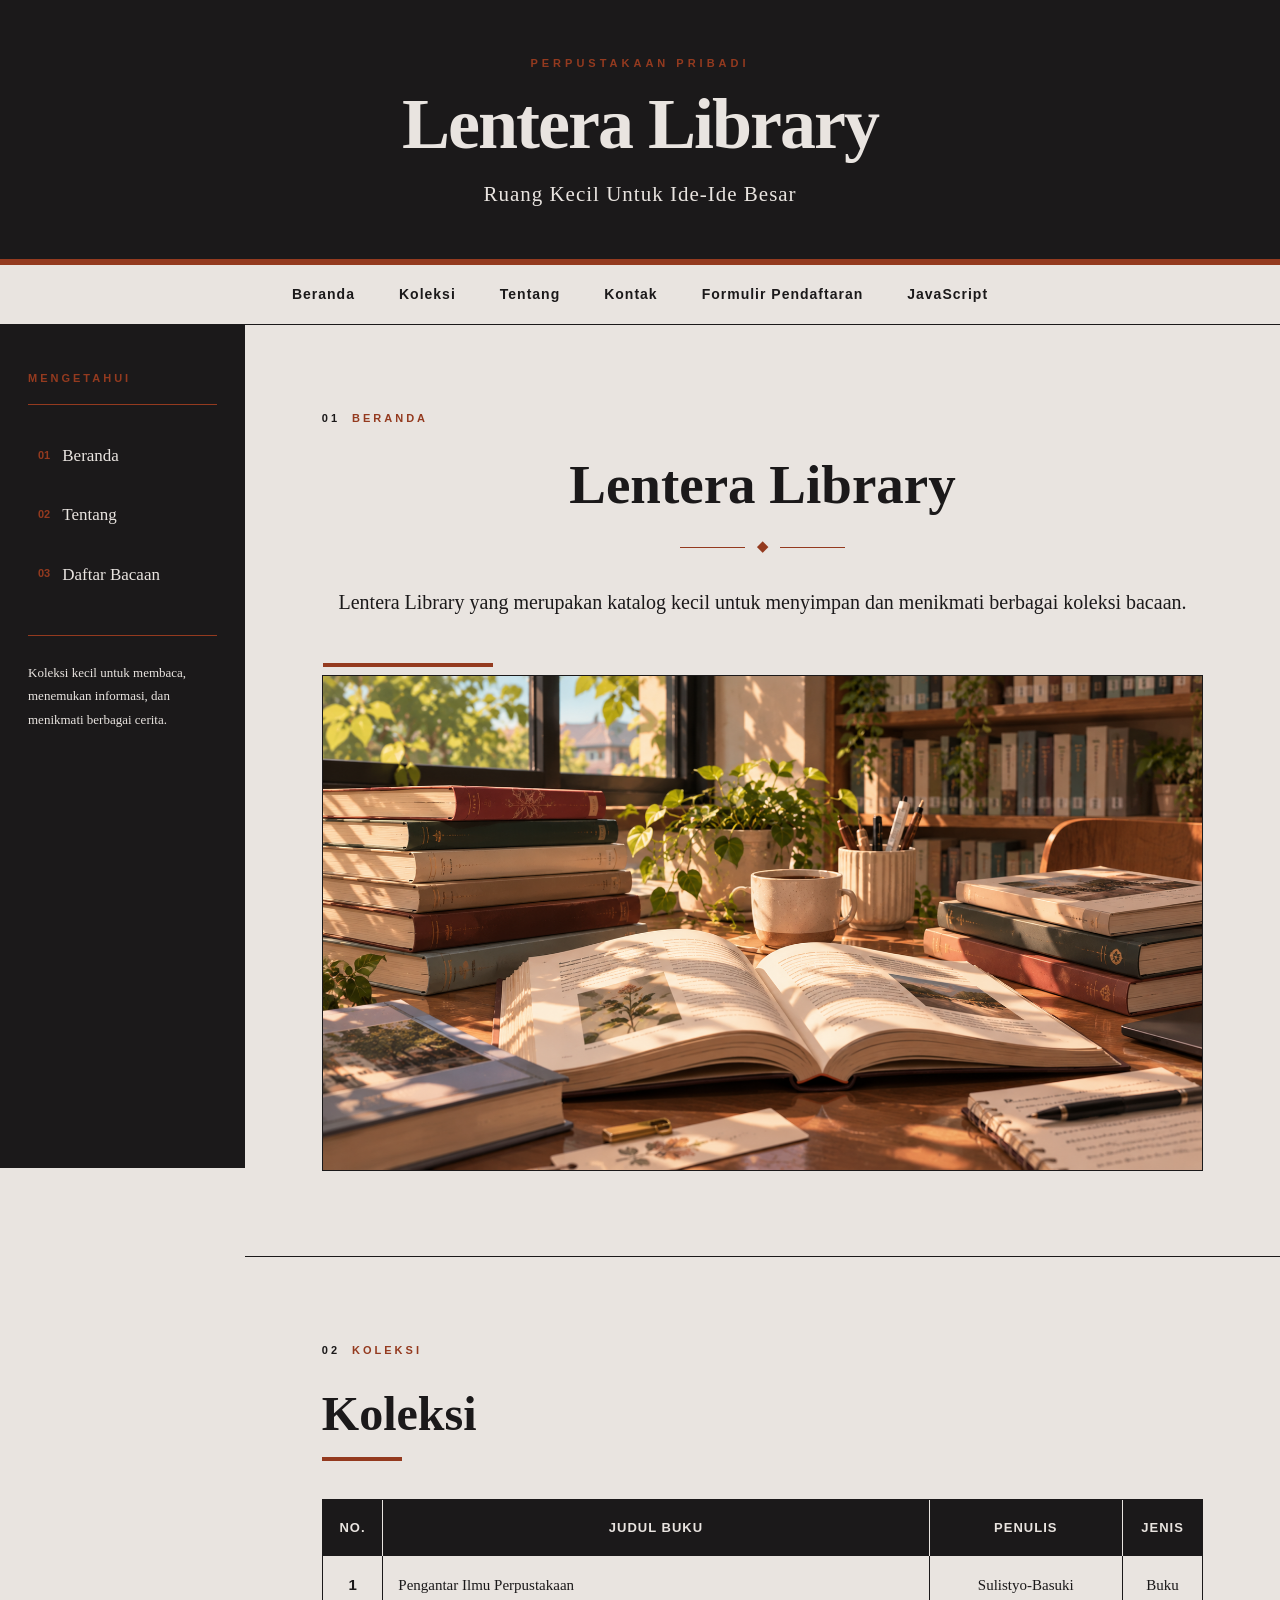
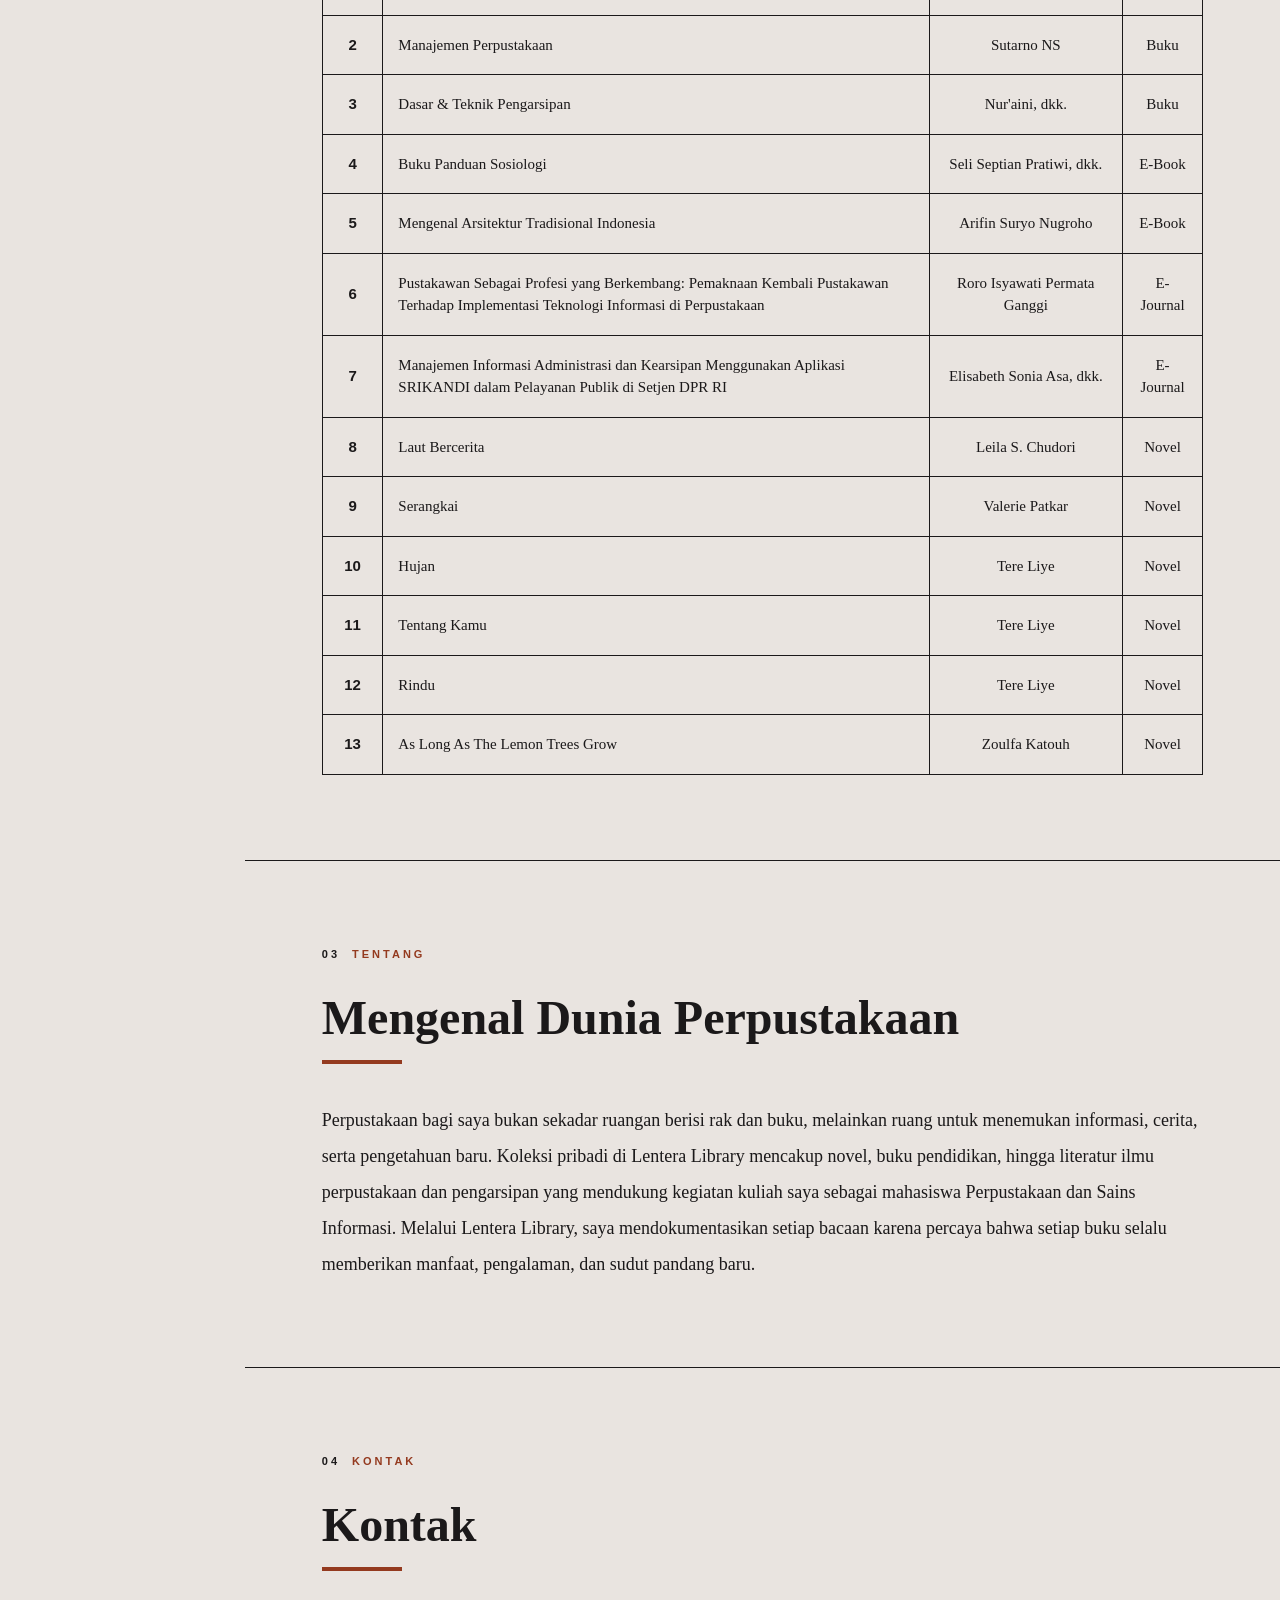
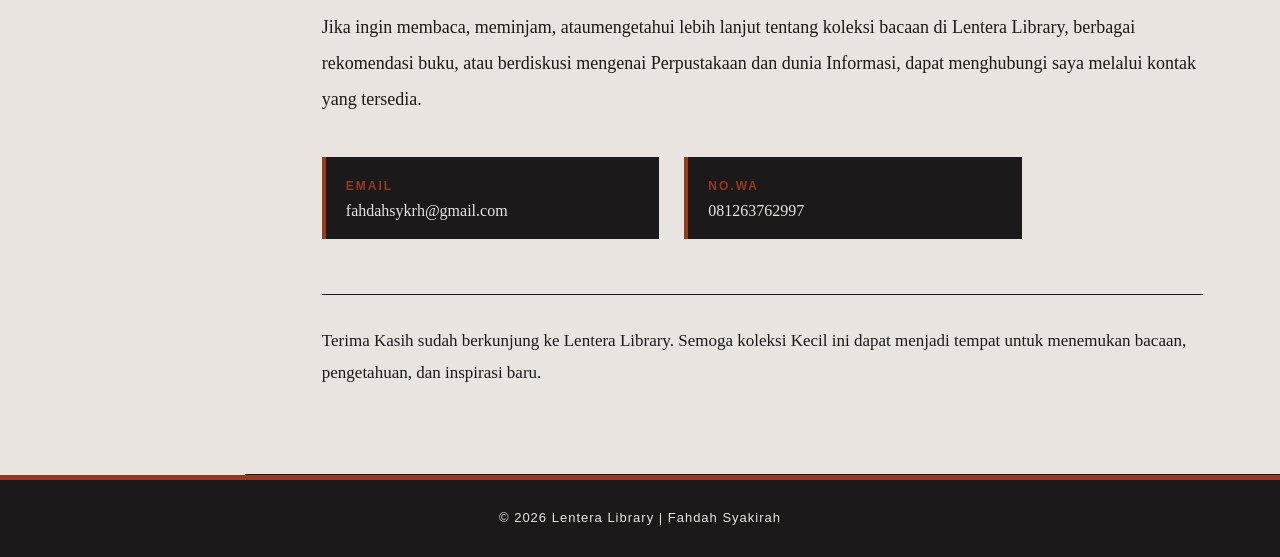
<file: index.html>
<!DOCTYPE html>
<html lang="id">

<head>
    <meta charset="UTF-8">
    <meta name="viewport" content="width=device-width, initial-scale=1.0">

    <title>Lentera Library</title>

    <style>
        * {
            margin: 0;
            padding: 0;
            box-sizing: border-box;
        }

        html {
            scroll-behavior: smooth;
        }

        body {
            background-color: #E9E4E0;
            color: #1B191A;
            font-family: Georgia, "Times New Roman", serif;
            line-height: 1.6;
        }

        /* =========================
           HEADER
        ========================== */

        .header {
            background-color: #1B191A;
            color: #E9E4E0;
            text-align: center;
            padding: 55px 25px 48px;
            border-bottom: 6px solid #943A1F;
        }

        .small-title {
            font-family: Arial, sans-serif;
            font-size: 11px;
            font-weight: bold;
            letter-spacing: 4px;
            color: #943A1F;
            margin-bottom: 15px;
        }

        .header h1 {
            font-size: clamp(42px, 6vw, 72px);
            line-height: 1;
            margin-bottom: 18px;
            letter-spacing: -2px;
        }

        .tagline {
            font-size: 21px;
            letter-spacing: 1px;
        }

        /* =========================
           NAVBAR
        ========================== */

        .navbar {
            background-color: #E9E4E0;
            border-bottom: 1px solid #1B191A;
            position: sticky;
            top: 0;
            z-index: 100;
        }

        .nav-container {
            max-width: 1250px;
            margin: auto;
            display: flex;
            justify-content: center;
            align-items: center;
            flex-wrap: wrap;
        }

        .nav-container a {
            color: #1B191A;
            text-decoration: none;
            font-family: Arial, sans-serif;
            font-size: 14px;
            font-weight: bold;
            letter-spacing: 1px;
            padding: 18px 22px;
            transition: color 0.2s ease;
        }

        .nav-container a:hover {
            color: #943A1F;
        }

        /* =========================
           LAYOUT
        ========================== */

        .layout {
            max-width: 1450px;
            margin: auto;
            display: grid;
            grid-template-columns: 245px 1fr;
            min-height: 100vh;
        }

        /* =========================
           SIDEBAR
        ========================== */

        .sidebar {
            background-color: #1B191A;
            color: #E9E4E0;
            padding: 45px 28px;
            position: sticky;
            top: 57px;
            height: calc(100vh - 57px);
            align-self: start;
        }

        .sidebar-title {
            font-family: Arial, sans-serif;
            font-size: 11px;
            letter-spacing: 3px;
            font-weight: bold;
            color: #943A1F;
            padding-bottom: 17px;
            border-bottom: 1px solid #943A1F;
        }

        .sidebar ul {
            list-style: none;
            margin-top: 25px;
        }

        .sidebar li {
            margin-bottom: 8px;
        }

        .sidebar li a {
            display: flex;
            align-items: center;
            gap: 12px;
            padding: 12px 8px;
            color: #E9E4E0;
            text-decoration: none;
            font-size: 17px;
            border-left: 2px solid transparent;
            transition: 0.2s ease;
        }

        .sidebar li a:hover {
            color: #943A1F;
            border-left-color: #943A1F;
            padding-left: 15px;
        }

        .number {
            color: #943A1F;
            font-family: Arial, sans-serif;
            font-size: 11px;
            font-weight: bold;
        }

        .sidebar-line {
            height: 1px;
            background-color: #943A1F;
            margin: 35px 0 25px;
        }

        .sidebar-note {
            font-size: 13px;
            line-height: 1.8;
        }

        /* =========================
           CONTENT
        ========================== */

        .content {
            min-width: 0;
        }

        section {
            padding: 85px clamp(30px, 6vw, 95px);
            border-bottom: 1px solid #1B191A;
        }

        .section-label {
            display: flex;
            align-items: center;
            gap: 12px;
            color: #943A1F;
            font-family: Arial, sans-serif;
            font-size: 11px;
            font-weight: bold;
            letter-spacing: 3px;
            margin-bottom: 25px;
        }

        .section-label span {
            color: #1B191A;
        }

        /* =========================
           BERANDA
        ========================== */

        .hero-section {
            min-height: 760px;
            display: flex;
            flex-direction: column;
            justify-content: center;
        }

        .hero-text {
            max-width: 850px;
            margin: auto;
            text-align: center;
        }

        .hero-text h2 {
            font-size: clamp(35px, 5vw, 55px);
            margin-bottom: 18px;
        }

        .decorative-line {
            display: flex;
            align-items: center;
            justify-content: center;
            gap: 12px;
            margin: 15px auto 25px;
        }

        .decorative-line span {
            width: 65px;
            height: 1px;
            background-color: #943A1F;
        }

        .decorative-line b {
            color: #943A1F;
            font-size: 14px;
        }

        .hero-description {
            font-size: 20px;
            line-height: 1.8;
            max-width: 850px;
            margin: auto;
        }

        /* =========================
           GAMBAR
        ========================== */

        .image-frame {
            width: 100%;
            max-width: 950px;
            margin: 55px auto 0;
            padding: 0;
            border: 1px solid #1B191A;
            position: relative;
            line-height: 0;
        }

        .image-frame::before {
            content: "";
            position: absolute;
            top: -13px;
            left: 0;
            width: 170px;
            height: 4px;
            background-color: #943A1F;
        }

        .image-frame img {
            display: block;
            width: 100%;
            height: auto;
            object-fit: cover;
        }

        /* =========================
           JUDUL SECTION
        ========================== */

        section h2 {
            font-size: clamp(32px, 4vw, 48px);
            line-height: 1.2;
            margin-bottom: 14px;
        }

        .title-line {
            width: 80px;
            height: 4px;
            background-color: #943A1F;
            margin-bottom: 38px;
        }

        /* =========================
           TABEL KOLEKSI
        ========================== */

        .collection-section {
            overflow: hidden;
        }

        .table-wrapper {
            width: 100%;
            overflow-x: auto;
            border: 1px solid #1B191A;
        }

        table {
            width: 100%;
            min-width: 850px;
            border-collapse: collapse;
            background-color: #E9E4E0;
        }

        thead {
            background-color: #1B191A;
            color: #E9E4E0;
        }

        th {
            padding: 18px 14px;
            font-family: Arial, sans-serif;
            font-size: 13px;
            letter-spacing: 1px;
            text-transform: uppercase;
            border-right: 1px solid #E9E4E0;
        }

        th:last-child {
            border-right: none;
        }

        td {
            padding: 18px 15px;
            border-bottom: 1px solid #1B191A;
            border-right: 1px solid #1B191A;
            text-align: center;
            font-size: 15px;
            line-height: 1.5;
        }

        td:last-child {
            border-right: none;
        }

        tbody tr {
            transition: none;
        }

        tbody tr:hover {
            background-color: #E9E4E0;
            color: #1B191A;
        }

        tbody tr:last-child td {
            border-bottom: none;
        }

        td:first-child {
            width: 60px;
            font-family: Arial, sans-serif;
            font-weight: bold;
        }

        td:nth-child(2) {
            text-align: left;
            min-width: 350px;
        }

        td:nth-child(3) {
            min-width: 180px;
        }

        /* =========================
           TENTANG
        ========================== */

        .about-section p {
            max-width: 1000px;
            font-size: 18px;
            line-height: 2;
        }

        /* =========================
           KONTAK
        ========================== */

        .contact-section > p {
            max-width: 1000px;
            font-size: 18px;
            line-height: 2;
        }

        .contact-info {
            margin-top: 40px;
            display: grid;
            grid-template-columns: repeat(2, minmax(200px, 1fr));
            gap: 25px;
            max-width: 700px;
        }

        .contact-info p {
            border-left: 4px solid #943A1F;
            padding: 15px 20px;
            background-color: #1B191A;
            color: #E9E4E0;
        }

        .contact-info strong {
            color: #943A1F;
            font-family: Arial, sans-serif;
            font-size: 12px;
            letter-spacing: 2px;
            text-transform: uppercase;
        }

        .closing {
            max-width: 900px;
            margin-top: 55px;
            padding-top: 30px;
            border-top: 1px solid #1B191A;
        }

        .closing p {
            font-size: 17px;
            line-height: 1.9;
        }

        /* =========================
           FOOTER
        ========================== */

        .footer {
            background-color: #1B191A;
            color: #E9E4E0;
            text-align: center;
            padding: 28px 20px;
            border-top: 5px solid #943A1F;
        }

        .footer p {
            font-family: Arial, sans-serif;
            font-size: 13px;
            letter-spacing: 1px;
        }

        /* =========================
           RESPONSIVE
        ========================== */

        @media (max-width: 900px) {

            .layout {
                grid-template-columns: 1fr;
            }

            .sidebar {
                position: static;
                height: auto;
                padding: 25px 30px;
            }

            .sidebar ul {
                display: flex;
                flex-wrap: wrap;
                gap: 5px;
            }

            .sidebar li {
                margin: 0;
            }

            .sidebar-line,
            .sidebar-note {
                display: none;
            }

            .image-frame img {
                height: auto;
            }
        }

        @media (max-width: 600px) {

            .header {
                padding: 40px 20px;
            }

            .header h1 {
                font-size: 42px;
            }

            .tagline {
                font-size: 16px;
            }

            .nav-container a {
                padding: 14px 10px;
                font-size: 12px;
            }

            section {
                padding: 55px 20px;
            }

            .hero-section {
                min-height: auto;
            }

            .hero-description {
                font-size: 17px;
            }

            .image-frame {
                margin-top: 35px;
            }

            .image-frame::before {
                width: 100px;
            }

            .contact-info {
                grid-template-columns: 1fr;
            }

            .about-section p,
            .contact-section > p {
                font-size: 16px;
            }
        }
    </style>
</head>

<body>

    <header class="header">

        <p class="small-title">
            PERPUSTAKAAN PRIBADI
        </p>

        <h1>
            Lentera Library
        </h1>

        <p class="tagline">
            Ruang Kecil Untuk Ide-Ide Besar
        </p>

    </header>


    <nav class="navbar">

        <div class="nav-container">

            <a href="#beranda">
                Beranda
            </a>

            <a href="#koleksi">
                Koleksi
            </a>

            <a href="#tentang">
                Tentang
            </a>

            <a href="#kontak">
                Kontak
            </a>

            <!-- INI YANG MENGHUBUNGKAN TUGAS 1 KE TUGAS 2 -->
            <a href="./Tugas%202.html">
                  Formulir Pendaftaran
            </a>

             <a href="./JS.html">
            JavaScript
        </a>

        </div>

    </nav>


    <div class="layout">

        <aside class="sidebar">

            <div class="sidebar-title">
                MENGETAHUI
            </div>

            <ul>

                <li>
                    <a href="#beranda">
                        <span class="number">01</span>
                        Beranda
                    </a>
                </li>

                <li>
                    <a href="#tentang">
                        <span class="number">02</span>
                        Tentang
                    </a>
                </li>

                <li>
                    <a href="#koleksi">
                        <span class="number">03</span>
                        Daftar Bacaan
                    </a>
                </li>

            </ul>

            <div class="sidebar-line"></div>

            <p class="sidebar-note">
                Koleksi kecil untuk membaca,
                menemukan informasi, dan
                menikmati berbagai cerita.
            </p>

        </aside>


        <main class="content">

            <section id="beranda" class="hero-section">

                <div class="section-label">
                    <span>01</span>
                    BERANDA
                </div>

                <div class="hero-text">

                    <h2>
                        Lentera Library
                    </h2>

                    <div class="decorative-line">
                        <span></span>
                        <b>◆</b>
                        <span></span>
                    </div>

                    <p class="hero-description">
                        Lentera Library yang merupakan katalog kecil untuk menyimpan dan menikmati berbagai koleksi bacaan.
                    </p>

                </div>


                <div class="image-frame">

                    <img
                        src="ikon.png"
                        alt="Lentera Library"
                    >

                </div>

            </section>


            <section
                id="koleksi"
                class="collection-section"
            >

                <div class="section-label">
                    <span>02</span>
                    KOLEKSI
                </div>

                <h2>
                    Koleksi
                </h2>

                <div class="title-line"></div>


                <div class="table-wrapper">

                    <table>

                        <thead>

                            <tr>
                                <th>No.</th>
                                <th>Judul Buku</th>
                                <th>Penulis</th>
                                <th>Jenis</th>
                            </tr>

                        </thead>


                        <tbody>

                            <tr>
                                <td>1</td>
                                <td>Pengantar Ilmu Perpustakaan</td>
                                <td>Sulistyo-Basuki</td>
                                <td>Buku</td>
                            </tr>

                            <tr>
                                <td>2</td>
                                <td>Manajemen Perpustakaan</td>
                                <td>Sutarno NS</td>
                                <td>Buku</td>
                            </tr>

                            <tr>
                                <td>3</td>
                                <td>Dasar &amp; Teknik Pengarsipan</td>
                                <td>Nur'aini, dkk.</td>
                                <td>Buku</td>
                            </tr>

                            <tr>
                                <td>4</td>
                                <td>Buku Panduan Sosiologi</td>
                                <td>Seli Septian Pratiwi, dkk.</td>
                                <td>E-Book</td>
                            </tr>

                            <tr>
                                <td>5</td>
                                <td>Mengenal Arsitektur Tradisional Indonesia</td>
                                <td>Arifin Suryo Nugroho</td>
                                <td>E-Book</td>
                            </tr>

                            <tr>
                                <td>6</td>
                                <td>Pustakawan Sebagai Profesi yang Berkembang: Pemaknaan Kembali Pustakawan Terhadap Implementasi Teknologi Informasi di Perpustakaan</td>
                                <td>Roro Isyawati Permata Ganggi</td>
                                <td>E-Journal</td>
                            </tr>

                            <tr>
                                <td>7</td>
                                <td>Manajemen Informasi Administrasi dan Kearsipan Menggunakan Aplikasi SRIKANDI dalam Pelayanan Publik di Setjen DPR RI</td>
                                <td>Elisabeth Sonia Asa, dkk.</td>
                                <td>E-Journal</td>
                            </tr>

                            <tr>
                                <td>8</td>
                                <td>Laut Bercerita</td>
                                <td>Leila S. Chudori</td>
                                <td>Novel</td>
                            </tr>

                            <tr>
                                <td>9</td>
                                <td>Serangkai</td>
                                <td>Valerie Patkar</td>
                                <td>Novel</td>
                            </tr>

                            <tr>
                                <td>10</td>
                                <td>Hujan</td>
                                <td>Tere Liye</td>
                                <td>Novel</td>
                            </tr>

                            <tr>
                                <td>11</td>
                                <td>Tentang Kamu</td>
                                <td>Tere Liye</td>
                                <td>Novel</td>
                            </tr>

                            <tr>
                                <td>12</td>
                                <td>Rindu</td>
                                <td>Tere Liye</td>
                                <td>Novel</td>
                            </tr>

                            <tr>
                                <td>13</td>
                                <td>As Long As The Lemon Trees Grow</td>
                                <td>Zoulfa Katouh</td>
                                <td>Novel</td>
                            </tr>

                        </tbody>

                    </table>

                </div>

            </section>


            <section
                id="tentang"
                class="about-section"
            >

                <div class="section-label">
                    <span>03</span>
                    TENTANG
                </div>

                <h2>
                    Mengenal Dunia Perpustakaan
                </h2>

                <div class="title-line"></div>

                <p>
                    Perpustakaan bagi saya bukan sekadar ruangan berisi rak dan buku, melainkan ruang untuk menemukan informasi, cerita, serta pengetahuan baru. Koleksi pribadi di Lentera Library mencakup novel, buku pendidikan, hingga literatur ilmu perpustakaan dan pengarsipan yang mendukung kegiatan kuliah saya sebagai mahasiswa Perpustakaan dan Sains Informasi. Melalui Lentera Library, saya mendokumentasikan setiap bacaan karena percaya bahwa setiap buku selalu memberikan manfaat, pengalaman, dan sudut pandang baru.
                </p>

            </section>


            <section
                id="kontak"
                class="contact-section"
            >

                <div class="section-label">
                    <span>04</span>
                    KONTAK
                </div>

                <h2>
                    Kontak
                </h2>

                <div class="title-line"></div>

                <p>
                    Jika ingin membaca, meminjam, ataumengetahui lebih lanjut tentang koleksi bacaan di Lentera Library, berbagai rekomendasi buku, atau berdiskusi mengenai Perpustakaan dan dunia Informasi, dapat menghubungi saya melalui kontak yang tersedia.
                </p>


                <div class="contact-info">

                    <p>
                        <strong>Email</strong>
                        <br>
                        fahdahsykrh@gmail.com
                    </p>

                    <p>
                        <strong>No.WA</strong>
                        <br>
                        081263762997
                    </p>

                </div>


                <div class="closing">

                    <p>
                        Terima Kasih sudah berkunjung ke Lentera Library. Semoga koleksi Kecil ini dapat menjadi tempat untuk menemukan bacaan, pengetahuan, dan inspirasi baru.
                    </p>

                </div>

            </section>

        </main>

    </div>


    <footer class="footer">

        <p>
            © 2026 Lentera Library | Fahdah Syakirah
        </p>

    </footer>

</body>

</html>
</file>
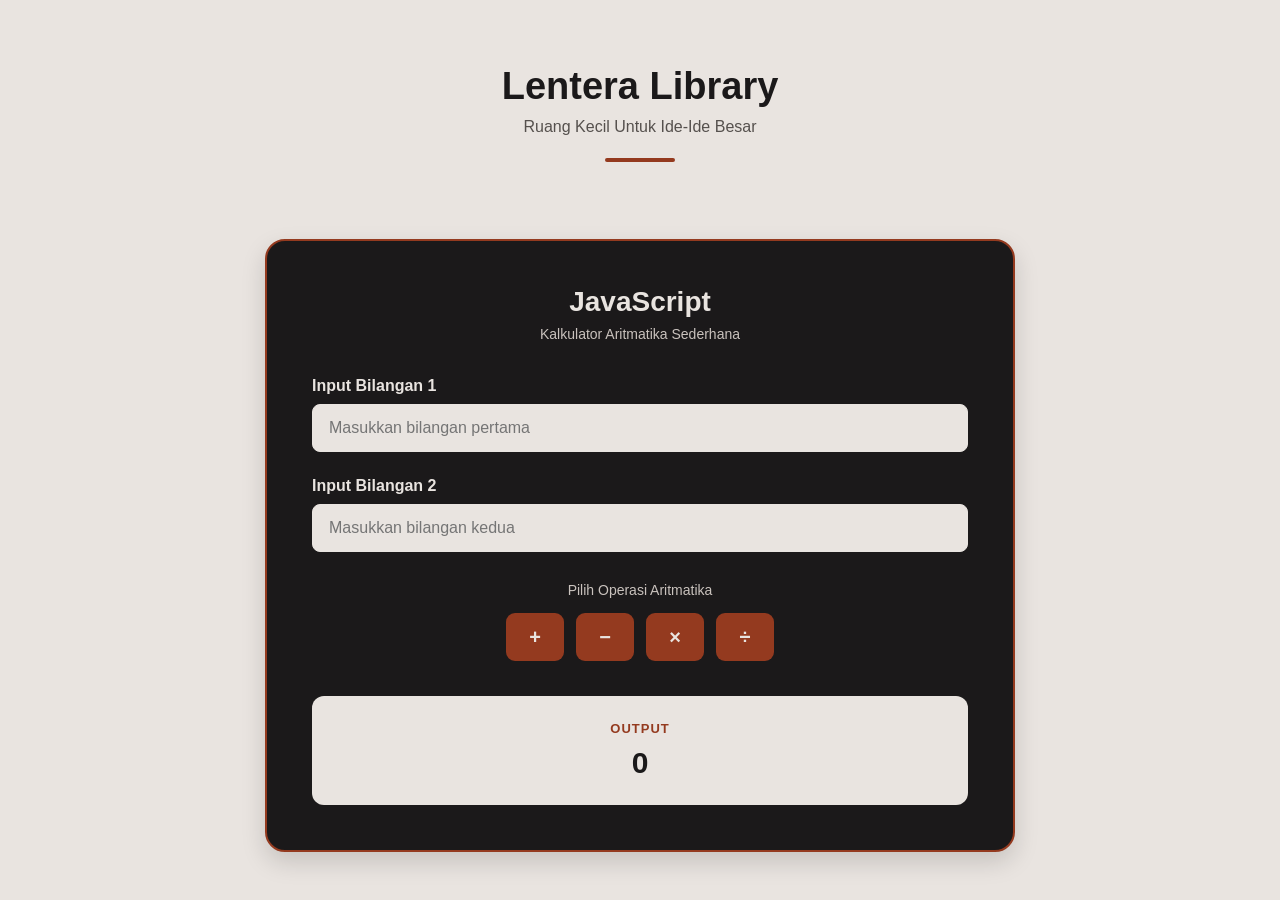
<file: JS.html>
<!DOCTYPE html>
<html lang="id">

<head>
    <meta charset="UTF-8">
    <meta name="viewport" content="width=device-width, initial-scale=1.0">

    <title>Lentera Library - JavaScript</title>

    <style>

        * {
            box-sizing: border-box;
            margin: 0;
            padding: 0;
        }

        body {
            font-family: Arial, sans-serif;
            background-color: #E9E4E0;
            color: #1B191A;
            min-height: 100vh;
        }

        /* =========================
           NAVBAR
        ========================= */

        .navbar {
            background-color: #1B191A;
            border-top: 4px solid #943A1F;
            padding: 18px 0;
        }

        .nav-container {
            width: 90%;
            max-width: 1100px;
            margin: auto;

            display: flex;
            justify-content: center;
            align-items: center;
            gap: 35px;
        }

        .nav-container a {
            color: #E9E4E0;
            text-decoration: none;
            font-size: 15px;
            font-weight: bold;
        }

        .nav-container a:hover {
            color: #943A1F;
        }


        /* =========================
           HEADER
        ========================= */

        .header {
            text-align: center;
            padding: 65px 20px 35px;
        }

        .header h1 {
            font-size: 38px;
            color: #1B191A;
            margin-bottom: 10px;
        }

        .header p {
            font-size: 16px;
            color: #55504d;
        }

        .garis {
            width: 70px;
            height: 4px;
            background-color: #943A1F;
            margin: 22px auto;
            border-radius: 5px;
        }


        /* =========================
           JAVASCRIPT BOX
        ========================= */

        .js-container {
            width: 90%;
            max-width: 750px;
            margin: 20px auto 80px;

            background-color: #1B191A;
            padding: 45px;

            border-radius: 20px;
            border: 2px solid #943A1F;

            box-shadow: 0 10px 25px rgba(0, 0, 0, 0.15);
        }

        .js-title {
            text-align: center;
            color: #E9E4E0;
            margin-bottom: 35px;
        }

        .js-title h2 {
            font-size: 28px;
            margin-bottom: 8px;
        }

        .js-title p {
            font-size: 14px;
            color: #c9c2bd;
        }


        /* =========================
           INPUT
        ========================= */

        .input-group {
            margin-bottom: 25px;
        }

        .input-group label {
            display: block;
            color: #E9E4E0;
            font-weight: bold;
            margin-bottom: 9px;
        }

        .input-group input {
            width: 100%;
            padding: 14px 16px;

            border: 1px solid #E9E4E0;
            border-radius: 8px;

            background-color: #E9E4E0;
            color: #1B191A;

            font-size: 16px;
            outline: none;
        }

        .input-group input:focus {
            border: 2px solid #943A1F;
        }


        /* =========================
           BUTTON
        ========================= */

        .operation-title {
            text-align: center;
            color: #c9c2bd;
            margin: 30px 0 15px;
            font-size: 14px;
        }

        .buttons {
            display: flex;
            justify-content: center;
            gap: 12px;
        }

        .buttons button {
            width: 58px;
            height: 48px;

            border: none;
            border-radius: 9px;

            background-color: #943A1F;
            color: #E9E4E0;

            font-size: 20px;
            font-weight: bold;

            cursor: pointer;

            transition: 0.2s;
        }

        .buttons button:hover {
            background-color: #E9E4E0;
            color: #1B191A;
        }


        /* =========================
           OUTPUT
        ========================= */

        .output-box {
            margin-top: 35px;
            padding: 25px;

            background-color: #E9E4E0;
            border-radius: 12px;

            text-align: center;
        }

        .output-box span {
            display: block;
            font-size: 13px;
            font-weight: bold;
            text-transform: uppercase;

            letter-spacing: 1px;
            color: #943A1F;

            margin-bottom: 10px;
        }

        #hasil {
            font-size: 30px;
            font-weight: bold;
            color: #1B191A;
        }


        /* =========================
           FOOTER
        ========================= */

        footer {
            text-align: center;
            padding: 25px;

            background-color: #1B191A;
            color: #E9E4E0;

            font-size: 13px;
        }

    </style>
</head>


<body>

    <!-- =========================
         HEADER
    ========================= -->

    <header class="header">

        <h1>Lentera Library</h1>

        <p>
            Ruang Kecil Untuk Ide-Ide Besar
        </p>

        <div class="garis"></div>

    </header>


    <!-- =========================
         JAVASCRIPT
    ========================= -->

    <main>

        <section class="js-container">

            <div class="js-title">

                <h2>JavaScript</h2>

                <p>
                    Kalkulator Aritmatika Sederhana
                </p>

            </div>


            <!-- INPUT BILANGAN 1 -->

            <div class="input-group">

                <label for="bilangan1">
                    Input Bilangan 1
                </label>

                <input
                    type="number"
                    id="bilangan1"
                    placeholder="Masukkan bilangan pertama"
                >

            </div>


            <!-- INPUT BILANGAN 2 -->

            <div class="input-group">

                <label for="bilangan2">
                    Input Bilangan 2
                </label>

                <input
                    type="number"
                    id="bilangan2"
                    placeholder="Masukkan bilangan kedua"
                >

            </div>


            <!-- OPERASI -->

            <p class="operation-title">
                Pilih Operasi Aritmatika
            </p>

            <div class="buttons">

                <button onclick="hitung('+')">
                    +
                </button>

                <button onclick="hitung('-')">
                    −
                </button>

                <button onclick="hitung('*')">
                    ×
                </button>

                <button onclick="hitung('/')">
                    ÷
                </button>

            </div>


            <!-- OUTPUT -->

            <div class="output-box">

                <span>Output</span>

                <p id="hasil">
                    0
                </p>

            </div>

        </section>

    </main>

    <!-- =========================
         JAVASCRIPT
    ========================= -->

    <script>

        function hitung(operator) {

            let input1 =
                document.getElementById("bilangan1").value;

            let input2 =
                document.getElementById("bilangan2").value;


            // Mengecek apakah kedua input sudah diisi

            if (input1 === "" || input2 === "") {

                document.getElementById("hasil").textContent =
                    "Isi kedua bilangan terlebih dahulu";

                return;
            }


            let bilangan1 = Number(input1);
            let bilangan2 = Number(input2);

            let hasil;


            // Operasi penjumlahan

            if (operator === "+") {

                hasil = bilangan1 + bilangan2;

            }


            // Operasi pengurangan

            else if (operator === "-") {

                hasil = bilangan1 - bilangan2;

            }


            // Operasi perkalian

            else if (operator === "*") {

                hasil = bilangan1 * bilangan2;

            }


            // Operasi pembagian

            else if (operator === "/") {

                if (bilangan2 === 0) {

                    document.getElementById("hasil").textContent =
                        "Tidak dapat dibagi 0";

                    return;
                }

                hasil = bilangan1 / bilangan2;

            }


            // Menampilkan hasil

            document.getElementById("hasil").textContent =
                hasil;

        }

    </script>


</body>

</html>
</file>
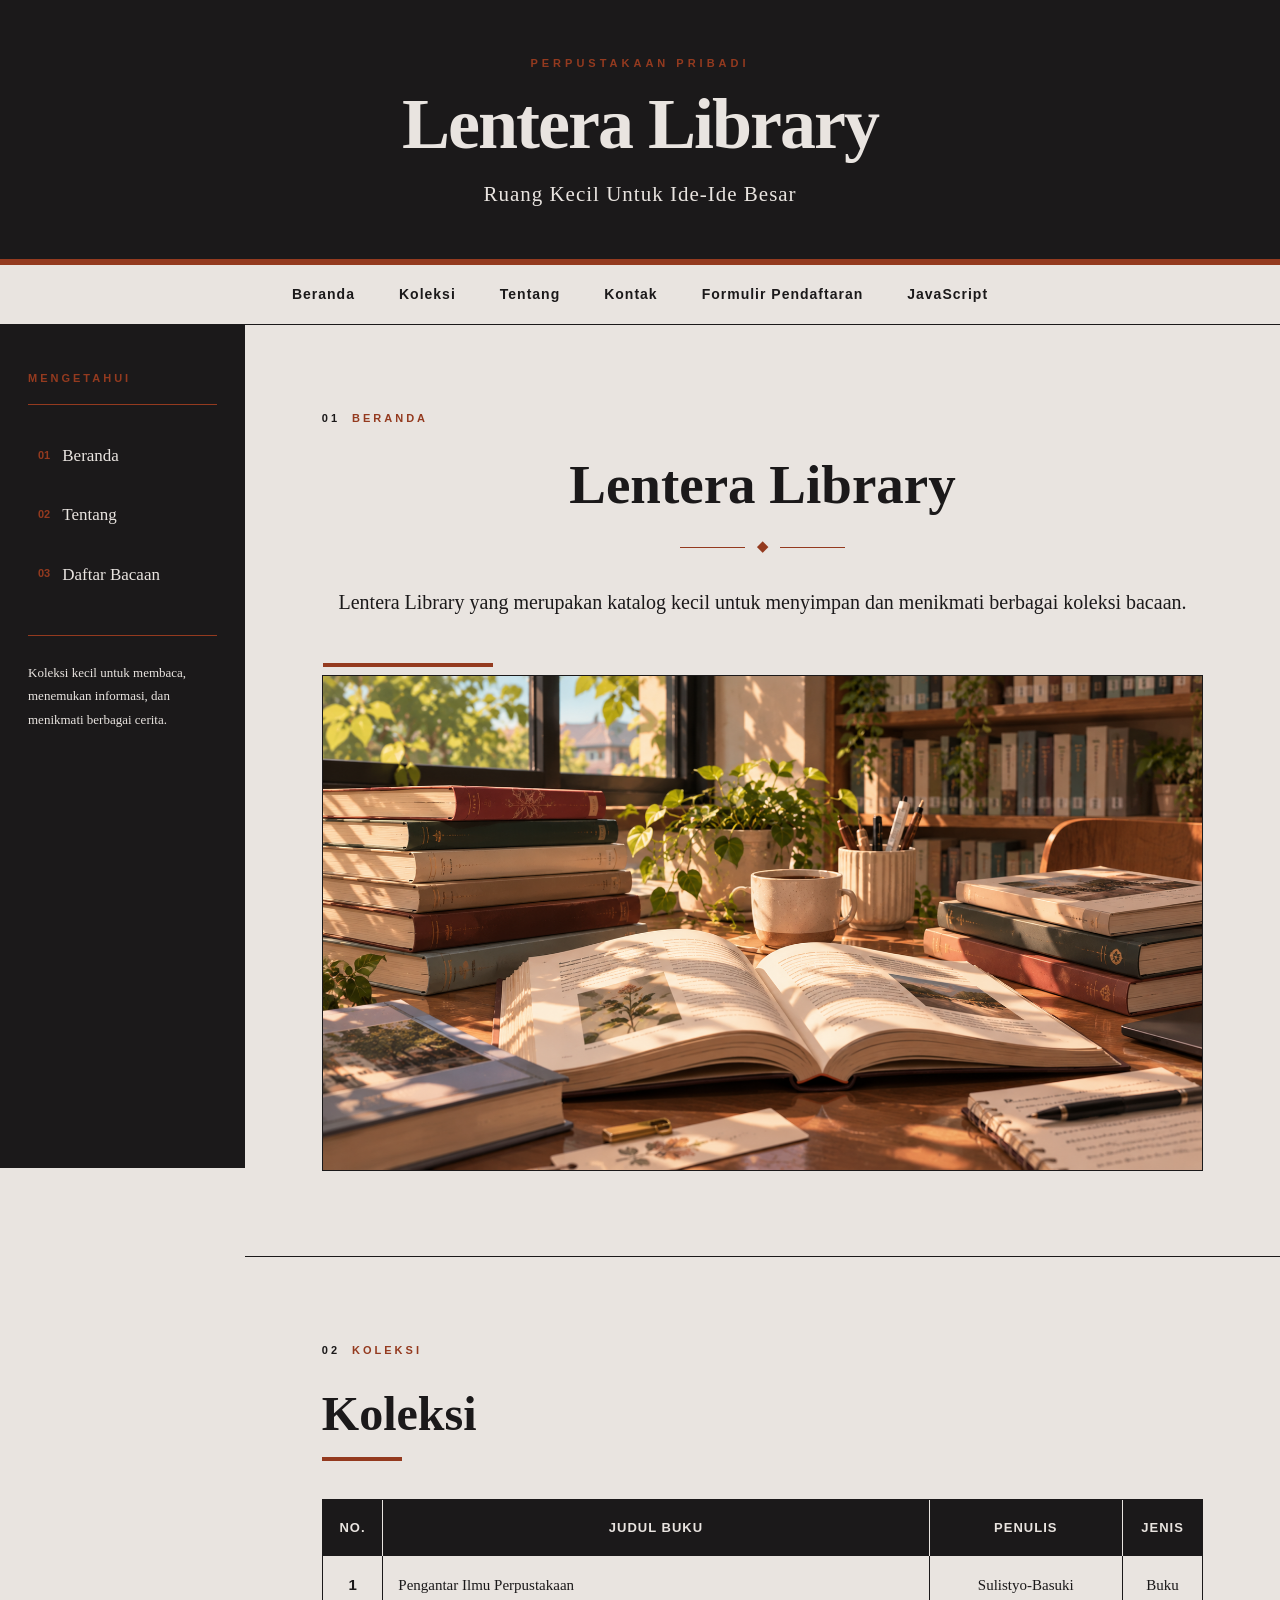
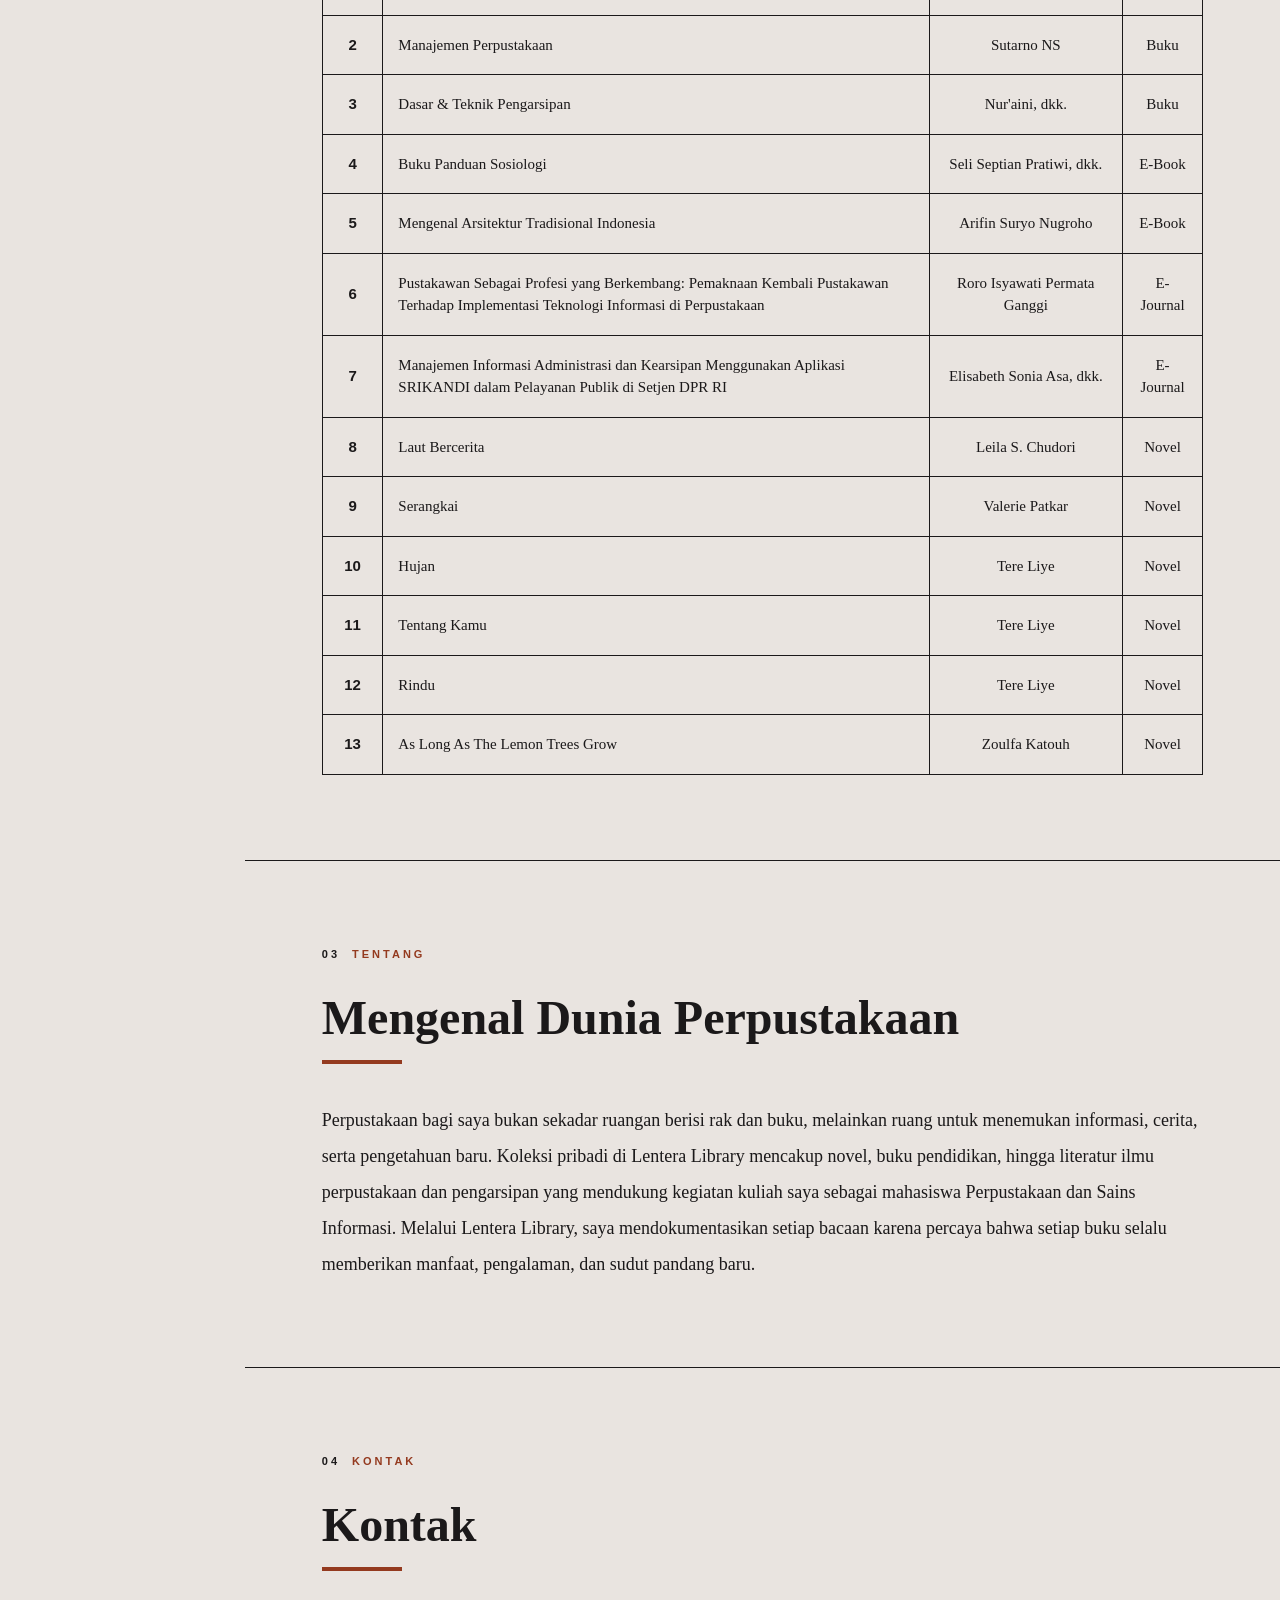
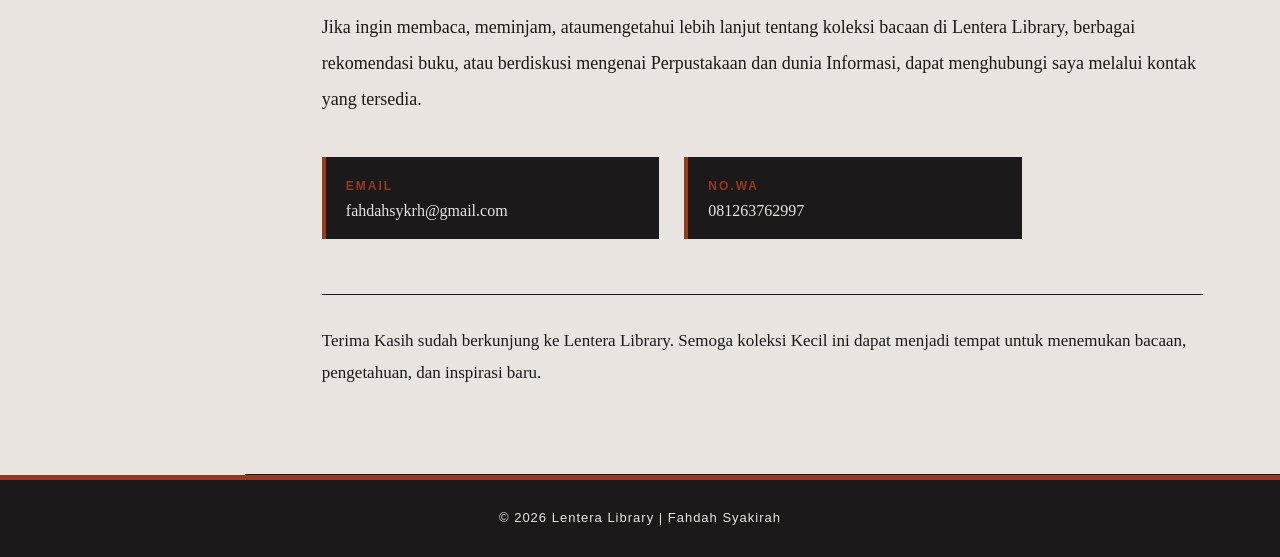
<file: Tugas 1.html>
<!DOCTYPE html>
<html lang="id">

<head>
    <meta charset="UTF-8">
    <meta name="viewport" content="width=device-width, initial-scale=1.0">

    <title>Lentera Library</title>

    <style>
        * {
            margin: 0;
            padding: 0;
            box-sizing: border-box;
        }

        html {
            scroll-behavior: smooth;
        }

        body {
            background-color: #E9E4E0;
            color: #1B191A;
            font-family: Georgia, "Times New Roman", serif;
            line-height: 1.6;
        }

        /* =========================
           HEADER
        ========================== */

        .header {
            background-color: #1B191A;
            color: #E9E4E0;
            text-align: center;
            padding: 55px 25px 48px;
            border-bottom: 6px solid #943A1F;
        }

        .small-title {
            font-family: Arial, sans-serif;
            font-size: 11px;
            font-weight: bold;
            letter-spacing: 4px;
            color: #943A1F;
            margin-bottom: 15px;
        }

        .header h1 {
            font-size: clamp(42px, 6vw, 72px);
            line-height: 1;
            margin-bottom: 18px;
            letter-spacing: -2px;
        }

        .tagline {
            font-size: 21px;
            letter-spacing: 1px;
        }

        /* =========================
           NAVBAR
        ========================== */

        .navbar {
            background-color: #E9E4E0;
            border-bottom: 1px solid #1B191A;
            position: sticky;
            top: 0;
            z-index: 100;
        }

        .nav-container {
            max-width: 1250px;
            margin: auto;
            display: flex;
            justify-content: center;
            align-items: center;
            flex-wrap: wrap;
        }

        .nav-container a {
            color: #1B191A;
            text-decoration: none;
            font-family: Arial, sans-serif;
            font-size: 14px;
            font-weight: bold;
            letter-spacing: 1px;
            padding: 18px 22px;
            transition: color 0.2s ease;
        }

        .nav-container a:hover {
            color: #943A1F;
        }

        /* =========================
           LAYOUT
        ========================== */

        .layout {
            max-width: 1450px;
            margin: auto;
            display: grid;
            grid-template-columns: 245px 1fr;
            min-height: 100vh;
        }

        /* =========================
           SIDEBAR
        ========================== */

        .sidebar {
            background-color: #1B191A;
            color: #E9E4E0;
            padding: 45px 28px;
            position: sticky;
            top: 57px;
            height: calc(100vh - 57px);
            align-self: start;
        }

        .sidebar-title {
            font-family: Arial, sans-serif;
            font-size: 11px;
            letter-spacing: 3px;
            font-weight: bold;
            color: #943A1F;
            padding-bottom: 17px;
            border-bottom: 1px solid #943A1F;
        }

        .sidebar ul {
            list-style: none;
            margin-top: 25px;
        }

        .sidebar li {
            margin-bottom: 8px;
        }

        .sidebar li a {
            display: flex;
            align-items: center;
            gap: 12px;
            padding: 12px 8px;
            color: #E9E4E0;
            text-decoration: none;
            font-size: 17px;
            border-left: 2px solid transparent;
            transition: 0.2s ease;
        }

        .sidebar li a:hover {
            color: #943A1F;
            border-left-color: #943A1F;
            padding-left: 15px;
        }

        .number {
            color: #943A1F;
            font-family: Arial, sans-serif;
            font-size: 11px;
            font-weight: bold;
        }

        .sidebar-line {
            height: 1px;
            background-color: #943A1F;
            margin: 35px 0 25px;
        }

        .sidebar-note {
            font-size: 13px;
            line-height: 1.8;
        }

        /* =========================
           CONTENT
        ========================== */

        .content {
            min-width: 0;
        }

        section {
            padding: 85px clamp(30px, 6vw, 95px);
            border-bottom: 1px solid #1B191A;
        }

        .section-label {
            display: flex;
            align-items: center;
            gap: 12px;
            color: #943A1F;
            font-family: Arial, sans-serif;
            font-size: 11px;
            font-weight: bold;
            letter-spacing: 3px;
            margin-bottom: 25px;
        }

        .section-label span {
            color: #1B191A;
        }

        /* =========================
           BERANDA
        ========================== */

        .hero-section {
            min-height: 760px;
            display: flex;
            flex-direction: column;
            justify-content: center;
        }

        .hero-text {
            max-width: 850px;
            margin: auto;
            text-align: center;
        }

        .hero-text h2 {
            font-size: clamp(35px, 5vw, 55px);
            margin-bottom: 18px;
        }

        .decorative-line {
            display: flex;
            align-items: center;
            justify-content: center;
            gap: 12px;
            margin: 15px auto 25px;
        }

        .decorative-line span {
            width: 65px;
            height: 1px;
            background-color: #943A1F;
        }

        .decorative-line b {
            color: #943A1F;
            font-size: 14px;
        }

        .hero-description {
            font-size: 20px;
            line-height: 1.8;
            max-width: 850px;
            margin: auto;
        }

        /* =========================
           GAMBAR
        ========================== */

        .image-frame {
            width: 100%;
            max-width: 950px;
            margin: 55px auto 0;
            padding: 0;
            border: 1px solid #1B191A;
            position: relative;
            line-height: 0;
        }

        .image-frame::before {
            content: "";
            position: absolute;
            top: -13px;
            left: 0;
            width: 170px;
            height: 4px;
            background-color: #943A1F;
        }

        .image-frame img {
            display: block;
            width: 100%;
            height: auto;
            object-fit: cover;
        }

        /* =========================
           JUDUL SECTION
        ========================== */

        section h2 {
            font-size: clamp(32px, 4vw, 48px);
            line-height: 1.2;
            margin-bottom: 14px;
        }

        .title-line {
            width: 80px;
            height: 4px;
            background-color: #943A1F;
            margin-bottom: 38px;
        }

        /* =========================
           TABEL KOLEKSI
        ========================== */

        .collection-section {
            overflow: hidden;
        }

        .table-wrapper {
            width: 100%;
            overflow-x: auto;
            border: 1px solid #1B191A;
        }

        table {
            width: 100%;
            min-width: 850px;
            border-collapse: collapse;
            background-color: #E9E4E0;
        }

        thead {
            background-color: #1B191A;
            color: #E9E4E0;
        }

        th {
            padding: 18px 14px;
            font-family: Arial, sans-serif;
            font-size: 13px;
            letter-spacing: 1px;
            text-transform: uppercase;
            border-right: 1px solid #E9E4E0;
        }

        th:last-child {
            border-right: none;
        }

        td {
            padding: 18px 15px;
            border-bottom: 1px solid #1B191A;
            border-right: 1px solid #1B191A;
            text-align: center;
            font-size: 15px;
            line-height: 1.5;
        }

        td:last-child {
            border-right: none;
        }

        tbody tr {
            transition: none;
        }

        tbody tr:hover {
            background-color: #E9E4E0;
            color: #1B191A;
        }

        tbody tr:last-child td {
            border-bottom: none;
        }

        td:first-child {
            width: 60px;
            font-family: Arial, sans-serif;
            font-weight: bold;
        }

        td:nth-child(2) {
            text-align: left;
            min-width: 350px;
        }

        td:nth-child(3) {
            min-width: 180px;
        }

        /* =========================
           TENTANG
        ========================== */

        .about-section p {
            max-width: 1000px;
            font-size: 18px;
            line-height: 2;
        }

        /* =========================
           KONTAK
        ========================== */

        .contact-section > p {
            max-width: 1000px;
            font-size: 18px;
            line-height: 2;
        }

        .contact-info {
            margin-top: 40px;
            display: grid;
            grid-template-columns: repeat(2, minmax(200px, 1fr));
            gap: 25px;
            max-width: 700px;
        }

        .contact-info p {
            border-left: 4px solid #943A1F;
            padding: 15px 20px;
            background-color: #1B191A;
            color: #E9E4E0;
        }

        .contact-info strong {
            color: #943A1F;
            font-family: Arial, sans-serif;
            font-size: 12px;
            letter-spacing: 2px;
            text-transform: uppercase;
        }

        .closing {
            max-width: 900px;
            margin-top: 55px;
            padding-top: 30px;
            border-top: 1px solid #1B191A;
        }

        .closing p {
            font-size: 17px;
            line-height: 1.9;
        }

        /* =========================
           FOOTER
        ========================== */

        .footer {
            background-color: #1B191A;
            color: #E9E4E0;
            text-align: center;
            padding: 28px 20px;
            border-top: 5px solid #943A1F;
        }

        .footer p {
            font-family: Arial, sans-serif;
            font-size: 13px;
            letter-spacing: 1px;
        }

        /* =========================
           RESPONSIVE
        ========================== */

        @media (max-width: 900px) {

            .layout {
                grid-template-columns: 1fr;
            }

            .sidebar {
                position: static;
                height: auto;
                padding: 25px 30px;
            }

            .sidebar ul {
                display: flex;
                flex-wrap: wrap;
                gap: 5px;
            }

            .sidebar li {
                margin: 0;
            }

            .sidebar-line,
            .sidebar-note {
                display: none;
            }

            .image-frame img {
                height: auto;
            }
        }

        @media (max-width: 600px) {

            .header {
                padding: 40px 20px;
            }

            .header h1 {
                font-size: 42px;
            }

            .tagline {
                font-size: 16px;
            }

            .nav-container a {
                padding: 14px 10px;
                font-size: 12px;
            }

            section {
                padding: 55px 20px;
            }

            .hero-section {
                min-height: auto;
            }

            .hero-description {
                font-size: 17px;
            }

            .image-frame {
                margin-top: 35px;
            }

            .image-frame::before {
                width: 100px;
            }

            .contact-info {
                grid-template-columns: 1fr;
            }

            .about-section p,
            .contact-section > p {
                font-size: 16px;
            }
        }
    </style>
</head>

<body>

    <header class="header">

        <p class="small-title">
            PERPUSTAKAAN PRIBADI
        </p>

        <h1>
            Lentera Library
        </h1>

        <p class="tagline">
            Ruang Kecil Untuk Ide-Ide Besar
        </p>

    </header>


    <nav class="navbar">

        <div class="nav-container">

            <a href="#beranda">
                Beranda
            </a>

            <a href="#koleksi">
                Koleksi
            </a>

            <a href="#tentang">
                Tentang
            </a>

            <a href="#kontak">
                Kontak
            </a>

            <!-- INI YANG MENGHUBUNGKAN TUGAS 1 KE TUGAS 2 -->
            <a href="./Tugas%202.html">
                  Formulir Pendaftaran
            </a>

             <a href="./JS.html">
            JavaScript
        </a>

        </div>

    </nav>


    <div class="layout">

        <aside class="sidebar">

            <div class="sidebar-title">
                MENGETAHUI
            </div>

            <ul>

                <li>
                    <a href="#beranda">
                        <span class="number">01</span>
                        Beranda
                    </a>
                </li>

                <li>
                    <a href="#tentang">
                        <span class="number">02</span>
                        Tentang
                    </a>
                </li>

                <li>
                    <a href="#koleksi">
                        <span class="number">03</span>
                        Daftar Bacaan
                    </a>
                </li>

            </ul>

            <div class="sidebar-line"></div>

            <p class="sidebar-note">
                Koleksi kecil untuk membaca,
                menemukan informasi, dan
                menikmati berbagai cerita.
            </p>

        </aside>


        <main class="content">

            <section id="beranda" class="hero-section">

                <div class="section-label">
                    <span>01</span>
                    BERANDA
                </div>

                <div class="hero-text">

                    <h2>
                        Lentera Library
                    </h2>

                    <div class="decorative-line">
                        <span></span>
                        <b>◆</b>
                        <span></span>
                    </div>

                    <p class="hero-description">
                        Lentera Library yang merupakan katalog kecil untuk menyimpan dan menikmati berbagai koleksi bacaan.
                    </p>

                </div>


                <div class="image-frame">

                    <img
                        src="ikon.png"
                        alt="Lentera Library"
                    >

                </div>

            </section>


            <section
                id="koleksi"
                class="collection-section"
            >

                <div class="section-label">
                    <span>02</span>
                    KOLEKSI
                </div>

                <h2>
                    Koleksi
                </h2>

                <div class="title-line"></div>


                <div class="table-wrapper">

                    <table>

                        <thead>

                            <tr>
                                <th>No.</th>
                                <th>Judul Buku</th>
                                <th>Penulis</th>
                                <th>Jenis</th>
                            </tr>

                        </thead>


                        <tbody>

                            <tr>
                                <td>1</td>
                                <td>Pengantar Ilmu Perpustakaan</td>
                                <td>Sulistyo-Basuki</td>
                                <td>Buku</td>
                            </tr>

                            <tr>
                                <td>2</td>
                                <td>Manajemen Perpustakaan</td>
                                <td>Sutarno NS</td>
                                <td>Buku</td>
                            </tr>

                            <tr>
                                <td>3</td>
                                <td>Dasar &amp; Teknik Pengarsipan</td>
                                <td>Nur'aini, dkk.</td>
                                <td>Buku</td>
                            </tr>

                            <tr>
                                <td>4</td>
                                <td>Buku Panduan Sosiologi</td>
                                <td>Seli Septian Pratiwi, dkk.</td>
                                <td>E-Book</td>
                            </tr>

                            <tr>
                                <td>5</td>
                                <td>Mengenal Arsitektur Tradisional Indonesia</td>
                                <td>Arifin Suryo Nugroho</td>
                                <td>E-Book</td>
                            </tr>

                            <tr>
                                <td>6</td>
                                <td>Pustakawan Sebagai Profesi yang Berkembang: Pemaknaan Kembali Pustakawan Terhadap Implementasi Teknologi Informasi di Perpustakaan</td>
                                <td>Roro Isyawati Permata Ganggi</td>
                                <td>E-Journal</td>
                            </tr>

                            <tr>
                                <td>7</td>
                                <td>Manajemen Informasi Administrasi dan Kearsipan Menggunakan Aplikasi SRIKANDI dalam Pelayanan Publik di Setjen DPR RI</td>
                                <td>Elisabeth Sonia Asa, dkk.</td>
                                <td>E-Journal</td>
                            </tr>

                            <tr>
                                <td>8</td>
                                <td>Laut Bercerita</td>
                                <td>Leila S. Chudori</td>
                                <td>Novel</td>
                            </tr>

                            <tr>
                                <td>9</td>
                                <td>Serangkai</td>
                                <td>Valerie Patkar</td>
                                <td>Novel</td>
                            </tr>

                            <tr>
                                <td>10</td>
                                <td>Hujan</td>
                                <td>Tere Liye</td>
                                <td>Novel</td>
                            </tr>

                            <tr>
                                <td>11</td>
                                <td>Tentang Kamu</td>
                                <td>Tere Liye</td>
                                <td>Novel</td>
                            </tr>

                            <tr>
                                <td>12</td>
                                <td>Rindu</td>
                                <td>Tere Liye</td>
                                <td>Novel</td>
                            </tr>

                            <tr>
                                <td>13</td>
                                <td>As Long As The Lemon Trees Grow</td>
                                <td>Zoulfa Katouh</td>
                                <td>Novel</td>
                            </tr>

                        </tbody>

                    </table>

                </div>

            </section>


            <section
                id="tentang"
                class="about-section"
            >

                <div class="section-label">
                    <span>03</span>
                    TENTANG
                </div>

                <h2>
                    Mengenal Dunia Perpustakaan
                </h2>

                <div class="title-line"></div>

                <p>
                    Perpustakaan bagi saya bukan sekadar ruangan berisi rak dan buku, melainkan ruang untuk menemukan informasi, cerita, serta pengetahuan baru. Koleksi pribadi di Lentera Library mencakup novel, buku pendidikan, hingga literatur ilmu perpustakaan dan pengarsipan yang mendukung kegiatan kuliah saya sebagai mahasiswa Perpustakaan dan Sains Informasi. Melalui Lentera Library, saya mendokumentasikan setiap bacaan karena percaya bahwa setiap buku selalu memberikan manfaat, pengalaman, dan sudut pandang baru.
                </p>

            </section>


            <section
                id="kontak"
                class="contact-section"
            >

                <div class="section-label">
                    <span>04</span>
                    KONTAK
                </div>

                <h2>
                    Kontak
                </h2>

                <div class="title-line"></div>

                <p>
                    Jika ingin membaca, meminjam, ataumengetahui lebih lanjut tentang koleksi bacaan di Lentera Library, berbagai rekomendasi buku, atau berdiskusi mengenai Perpustakaan dan dunia Informasi, dapat menghubungi saya melalui kontak yang tersedia.
                </p>


                <div class="contact-info">

                    <p>
                        <strong>Email</strong>
                        <br>
                        fahdahsykrh@gmail.com
                    </p>

                    <p>
                        <strong>No.WA</strong>
                        <br>
                        081263762997
                    </p>

                </div>


                <div class="closing">

                    <p>
                        Terima Kasih sudah berkunjung ke Lentera Library. Semoga koleksi Kecil ini dapat menjadi tempat untuk menemukan bacaan, pengetahuan, dan inspirasi baru.
                    </p>

                </div>

            </section>

        </main>

    </div>


    <footer class="footer">

        <p>
            © 2026 Lentera Library | Fahdah Syakirah
        </p>

    </footer>

</body>

</html>
</file>
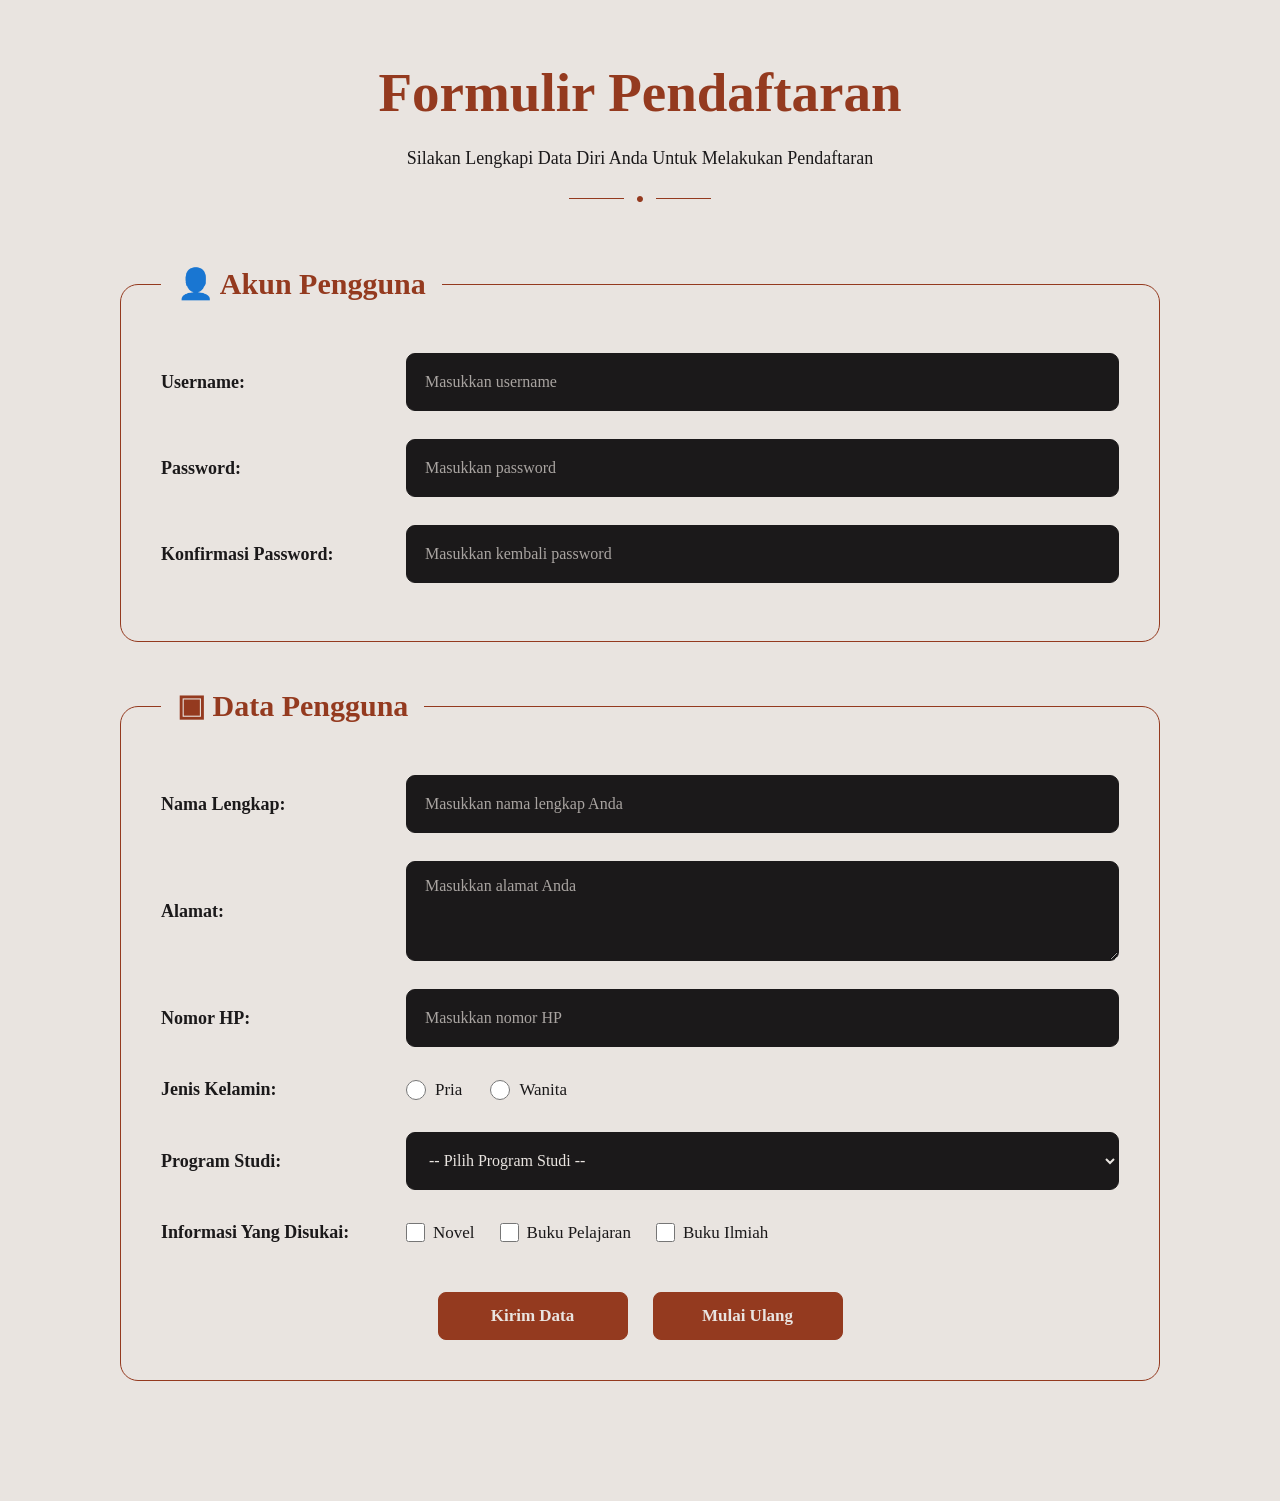
<file: Tugas 2.html>
<!DOCTYPE html>
<html lang="id">

<head>

    <meta charset="UTF-8">

    <meta name="viewport" content="width=device-width, initial-scale=1.0">

    <title>Formulir Pendaftaran</title>

    <link rel="stylesheet" href="style.css">

</head>


<body>

    <!-- =========================
         FORMULIR
    ========================== -->

    <main class="form-container">


        <h1>
            Formulir Pendaftaran
        </h1>


        <p class="subtitle">
            Silakan Lengkapi Data Diri Anda Untuk Melakukan Pendaftaran
        </p>


        <div class="decorative-line">

            <span></span>

            <b>●</b>

            <span></span>

        </div>



        <form>


            <!-- =========================
                 AKUN PENGGUNA
            ========================== -->

            <fieldset>

                <legend>
                    👤 Akun Pengguna
                </legend>


                <div class="form-row">

                    <label for="username">
                        Username:
                    </label>

                    <input
                        type="text"
                        id="username"
                        name="username"
                        placeholder="Masukkan username"
                    >

                </div>


                <div class="form-row">

                    <label for="password">
                        Password:
                    </label>

                    <input
                        type="password"
                        id="password"
                        name="password"
                        placeholder="Masukkan password"
                    >

                </div>


                <div class="form-row">

                    <label for="confirm-password">
                        Konfirmasi Password:
                    </label>

                    <input
                        type="password"
                        id="confirm-password"
                        name="confirm-password"
                        placeholder="Masukkan kembali password"
                    >

                </div>


            </fieldset>



            <!-- =========================
                 DATA PENGGUNA
            ========================== -->

            <fieldset>

                <legend>
                    ▣ Data Pengguna
                </legend>


                <div class="form-row">

                    <label for="nama">
                        Nama Lengkap:
                    </label>

                    <input
                        type="text"
                        id="nama"
                        name="nama"
                        placeholder="Masukkan nama lengkap Anda"
                    >

                </div>


                <div class="form-row">

                    <label for="alamat">
                        Alamat:
                    </label>

                    <textarea
                        id="alamat"
                        name="alamat"
                        placeholder="Masukkan alamat Anda"
                    ></textarea>

                </div>


                <div class="form-row">

                    <label for="hp">
                        Nomor HP:
                    </label>

                    <input
                        type="text"
                        id="hp"
                        name="hp"
                        placeholder="Masukkan nomor HP"
                    >

                </div>


                <div class="form-row">

                    <label>
                        Jenis Kelamin:
                    </label>


                    <div class="radio-group">

                        <label>

                            <input
                                type="radio"
                                name="jenis_kelamin"
                                value="Pria"
                            >

                            Pria

                        </label>


                        <label>

                            <input
                                type="radio"
                                name="jenis_kelamin"
                                value="Wanita"
                            >

                            Wanita

                        </label>

                    </div>

                </div>


  <div class="form-row">
                <label for="prodi">Program Studi:</label>

                <select id="prodi" name="prodi">
                    <option value="">-- Pilih Program Studi --</option>
                        <option>S1 Agribisnis</option> 
                        <option>S1 Agroteknologi</option>  
                        <option>S1 Peternakan</option>  
                        <option>S1 Ilmu Pertanian</option>  
                        <option>S1 Teknologi Pangan</option> 
                        <option>S1 Ilmu Komputer</option> 
                        <option>S1 Teknologi Informatika</option>
                        <option>S1 Sastra Arab</option>
                        <option>S1 Sastra Batak</option> 
                        <option>S1 Sastra Inggris</option> 
                        <option>S1 Sastra Jepan</option>  
                        <option>S1 Sastra Melayu</option> 
                        <option>S1 Sastra Cina/Mandarin</option>
                        <option>S1 Etnomusikologi</option> 
                        <option>S1 Ilmu Sejarah</option> 
                        <option>S1 Perpustakaan dan Sains Informasi</option> 
                        <option>S1 Ilmu Hukum</option> 
                        <option>S1 Kehutanan</option>
                        <option> S1 Biologi</option> 
                        <option>S1 Fisika</option>
                        <option>S1 Kimia</option> 
                        <option>S1 Matematika</option> 
                        <option>S1 Pendidikan Dokter</option> 
                        <option>S1 Keperawatan</option> 
                        <option>S1 Psikologi</option> 
                        <option>D3 Akutansi</option> 
                        <option>D3 Keuangan</option> 
                        <option>D3 Statistika</option> 
                        <option>D3 Perjalanan Wisata</option> 
                </select>
            </div>
            

                <div class="form-row">

                    <label>
                        Informasi Yang Disukai:
                    </label>


                    <div class="checkbox-group">

                        <label>

                            <input
                                type="checkbox"
                                name="informasi"
                                value="Novel"
                            >

                            Novel

                        </label>


                        <label>

                            <input
                                type="checkbox"
                                name="informasi"
                                value="Buku Pelajaran"
                            >

                            Buku Pelajaran

                        </label>


                        <label>

                            <input
                                type="checkbox"
                                name="informasi"
                                value="Buku Ilmiah"
                            >

                            Buku Ilmiah

                        </label>

                    </div>

                </div>



                <!-- =========================
                     TOMBOL
                ========================== -->

                <div class="tombol-form">

                    <button type="submit">
                        Kirim Data
                    </button>


                    <button type="reset">
                        Mulai Ulang
                    </button>

                </div>


            </fieldset>


        </form>


    </main>


</body>

</html>
</file>
<file: style.css>
/* =====================================
   LENTERA LIBRARY - TUGAS 2
   =====================================

   WARNA:
   #1B191A = hitam
   #E9E4E0 = beige
   #943A1F = merah bata

===================================== */


* {
    margin: 0;
    padding: 0;
    box-sizing: border-box;
}


body {
    background-color: #E9E4E0;

    color: #1B191A;

    font-family: Georgia, "Times New Roman", serif;

    line-height: 1.6;
}



/* =====================================
   NAVBAR
===================================== */

.navbar {

    background-color: #E9E4E0;

    border-top: 4px solid #943A1F;

    border-bottom: 1px solid #1B191A;

    width: 100%;
}


.nav-container {

    max-width: 1100px;

    margin: 0 auto;

    display: flex;

    justify-content: center;

    align-items: center;

    flex-wrap: wrap;
}


.nav-container a {

    color: #1B191A;

    text-decoration: none;

    font-family: Arial, sans-serif;

    font-size: 14px;

    font-weight: bold;

    letter-spacing: 1px;

    padding: 18px 28px;

    transition: color 0.2s ease;
}


.nav-container a:hover {

    color: #943A1F;

}



/* =====================================
   CONTAINER FORM
===================================== */

.form-container {

    max-width: 1100px;

    margin: 0 auto;

    padding: 60px 30px 80px;
}



/* =====================================
   JUDUL
===================================== */

.form-container h1 {

    text-align: center;

    color: #943A1F;

    font-size: clamp(38px, 5vw, 55px);

    line-height: 1.2;

    margin-bottom: 18px;
}


.subtitle {

    text-align: center;

    color: #1B191A;

    font-size: 18px;

    margin-bottom: 10px;
}



/* =====================================
   GARIS DEKORASI
===================================== */

.decorative-line {

    display: flex;

    align-items: center;

    justify-content: center;

    gap: 12px;

    margin: 15px auto 50px;
}


.decorative-line span {

    width: 55px;

    height: 1px;

    background-color: #943A1F;
}


.decorative-line b {

    color: #943A1F;

    font-size: 14px;
}



/* =====================================
   FIELDSET
===================================== */

fieldset {

    width: 100%;

    border: 1px solid #943A1F;

    border-radius: 18px;

    padding: 45px 40px 30px;

    margin-bottom: 40px;

    background-color: #E9E4E0;
}


legend {

    padding: 0 16px;

    color: #943A1F;

    font-size: 30px;

    font-weight: bold;

    background-color: #E9E4E0;
}



/* =====================================
   FORM ROW
===================================== */

.form-row {

    display: grid;

    grid-template-columns: 220px 1fr;

    align-items: center;

    gap: 25px;

    margin-bottom: 28px;
}


.form-row > label {

    color: #1B191A;

    font-size: 18px;

    font-weight: bold;
}



/* =====================================
   INPUT
===================================== */

input[type="text"],
input[type="password"],
textarea,
select {

    width: 100%;

    background-color: #1B191A;

    color: #E9E4E0;

    border: 1px solid #1B191A;

    border-radius: 9px;

    padding: 15px 18px;

    font-family: Georgia, "Times New Roman", serif;

    font-size: 16px;

    outline: none;
}


input[type="text"],
input[type="password"],
select {

    height: 58px;
}


input[type="text"]:focus,
input[type="password"]:focus,
textarea:focus,
select:focus {

    border-color: #943A1F;

    box-shadow: 0 0 0 2px rgba(148, 58, 31, 0.15);
}


input::placeholder,
textarea::placeholder {

    color: #A9A4A1;
}



/* =====================================
   TEXTAREA
===================================== */

textarea {

    height: 100px;

    resize: vertical;
}



/* =====================================
   RADIO
===================================== */

.radio-group {

    display: flex;

    align-items: center;

    gap: 28px;
}


.radio-group label {

    display: flex;

    align-items: center;

    gap: 9px;

    color: #1B191A;

    font-size: 17px;

    font-weight: normal;
}


.radio-group input {

    width: 20px;

    height: 20px;

    accent-color: #943A1F;

    cursor: pointer;
}



/* =====================================
   CHECKBOX
===================================== */

.checkbox-group {

    display: flex;

    align-items: center;

    gap: 25px;

    flex-wrap: wrap;
}


.checkbox-group label {

    display: flex;

    align-items: center;

    gap: 8px;

    color: #1B191A;

    font-size: 17px;

    font-weight: normal;

    white-space: nowrap;
}


.checkbox-group input {

    width: 19px;

    height: 19px;

    accent-color: #943A1F;

    cursor: pointer;
}



/* =====================================
   TOMBOL
===================================== */

.tombol-form {

    display: flex;

    justify-content: center;

    align-items: center;

    gap: 25px;

    margin-top: 45px;

    margin-bottom: 10px;
}


.tombol-form button {

    min-width: 190px;

    padding: 13px 35px;

    background-color: #943A1F;

    color: #E9E4E0;

    border: 1px solid #943A1F;

    border-radius: 8px;

    font-family: Georgia, "Times New Roman", serif;

    font-size: 17px;

    font-weight: bold;

    cursor: pointer;

    transition: 0.2s ease;
}


.tombol-form button:hover {

    background-color: #1B191A;

    border-color: #1B191A;
}



/* =====================================
   RESPONSIVE
===================================== */

@media (max-width: 800px) {

    .nav-container a {

        padding: 14px 12px;

        font-size: 12px;
    }


    .form-container {

        padding: 50px 20px;
    }


    fieldset {

        padding: 40px 25px 30px;
    }


    legend {

        font-size: 26px;
    }


    .form-row {

        grid-template-columns: 1fr;

        gap: 10px;

        margin-bottom: 25px;
    }


    .checkbox-group {

        gap: 15px;
    }


    .tombol-form {

        flex-wrap: wrap;
    }

}


@media (max-width: 500px) {

    .nav-container a {

        padding: 12px 8px;

        font-size: 11px;
    }


    .form-container h1 {

        font-size: 36px;
    }


    .subtitle {

        font-size: 16px;
    }


    fieldset {

        border-radius: 14px;

        padding: 35px 18px 25px;
    }


    legend {

        font-size: 22px;
    }


    .form-row > label {

        font-size: 17px;
    }


    .tombol-form button {

        width: 100%;
    }

}
</file>
